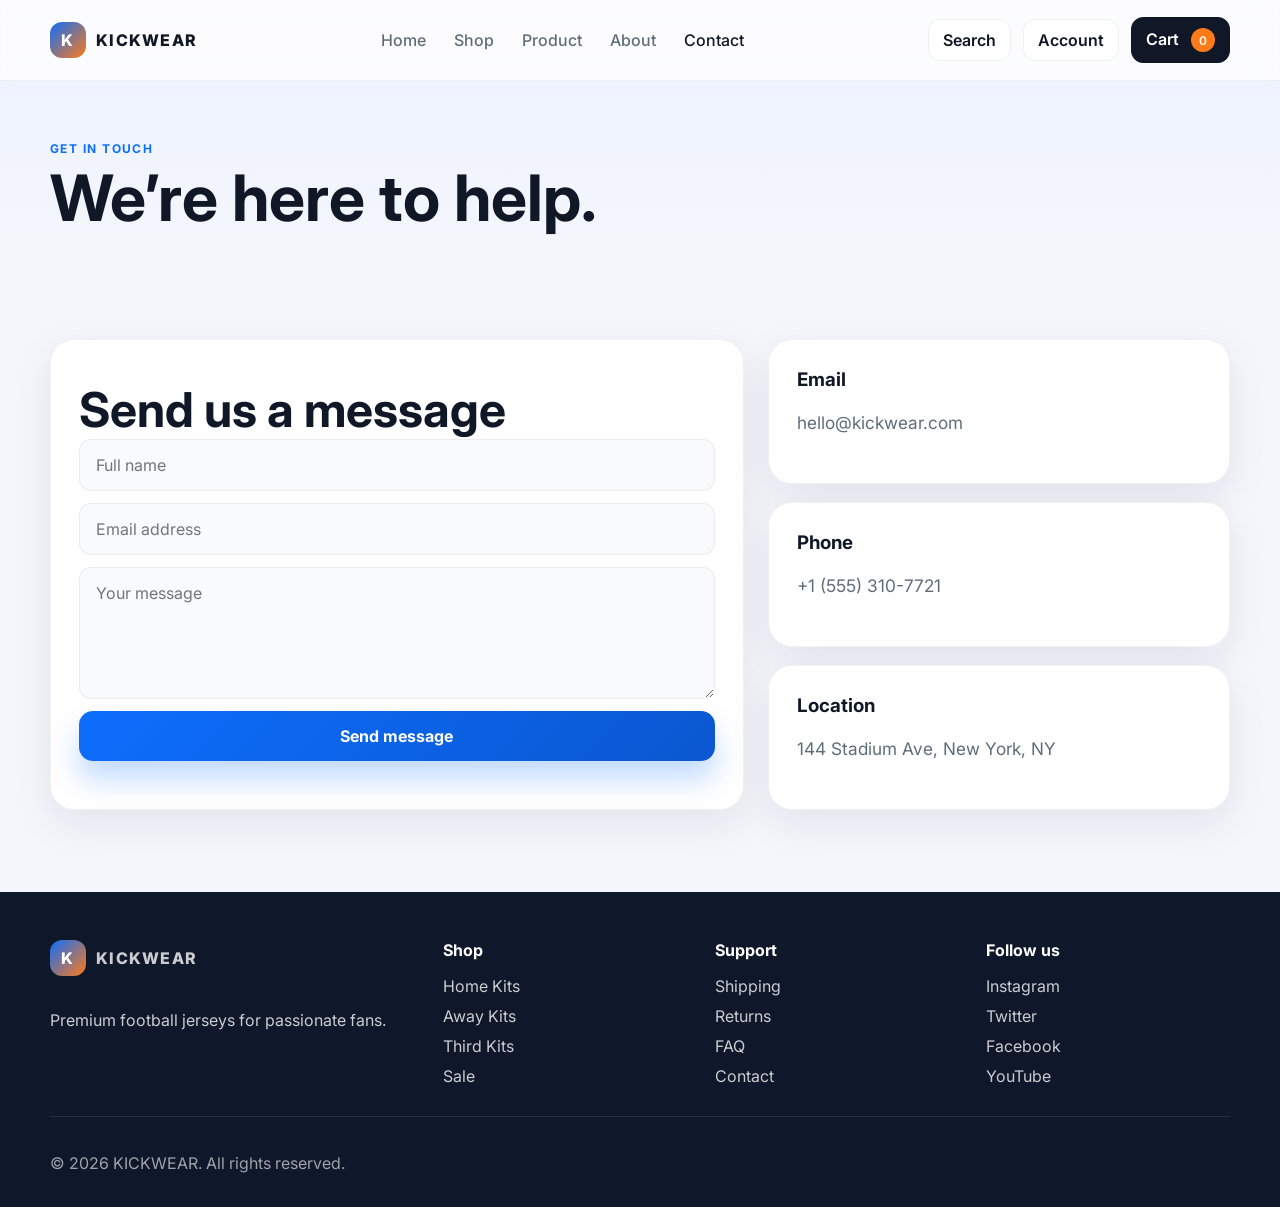
<file: contact.html>
<!DOCTYPE html>
<html lang="en">
  <head>
    <meta charset="UTF-8" />
    <meta name="viewport" content="width=device-width, initial-scale=1.0" />
    <title>Contact | KICKWEAR</title>
    <meta name="description" content="Contact KICKWEAR for orders, support, and jersey inquiries." />
    <link rel="preconnect" href="https://fonts.googleapis.com" />
    <link rel="preconnect" href="https://fonts.gstatic.com" crossorigin />
    <link href="https://fonts.googleapis.com/css2?family=Inter:wght@400;500;600;700;800&display=swap" rel="stylesheet" />
    <link rel="stylesheet" href="styles.css" />
  </head>
  <body>
    <header class="topbar">
      <div class="container nav">
        <a href="index.html" class="brand" aria-label="KICKWEAR home">
          <span class="brand-mark">K</span>
          <span>KICKWEAR</span>
        </a>

        <nav class="menu" aria-label="Main menu">
          <a href="index.html">Home</a>
          <a href="shop.html">Shop</a>
          <a href="product.html">Product</a>
          <a href="about.html">About</a>
          <a href="contact.html" class="active">Contact</a>
        </nav>

        <div class="nav-actions">
          <button class="icon-btn">Search</button>
          <button class="icon-btn">Account</button>
          <button class="cart-btn">Cart <span id="cart-count">0</span></button>
        </div>
      </div>
    </header>

    <main>
      <section class="page-hero compact-hero">
        <div class="container">
          <p class="eyebrow">Get in touch</p>
          <h1>We’re here to help.</h1>
        </div>
      </section>

      <section class="section">
        <div class="container contact-grid">
          <div class="contact-card">
            <h2>Send us a message</h2>
            <form class="contact-form">
              <input type="text" placeholder="Full name" />
              <input type="email" placeholder="Email address" />
              <textarea rows="5" placeholder="Your message"></textarea>
              <button type="submit" class="btn btn-primary">Send message</button>
            </form>
          </div>

          <div class="contact-info">
            <div class="info-box">
              <h3>Email</h3>
              <p>hello@kickwear.com</p>
            </div>
            <div class="info-box">
              <h3>Phone</h3>
              <p>+1 (555) 310-7721</p>
            </div>
            <div class="info-box">
              <h3>Location</h3>
              <p>144 Stadium Ave, New York, NY</p>
            </div>
          </div>
        </div>
      </section>
    </main>

    <footer class="site-footer">
      <div class="container footer-grid">
        <div>
          <div class="brand footer-brand">
            <span class="brand-mark">K</span>
            <span>KICKWEAR</span>
          </div>
          <p>Premium football jerseys for passionate fans.</p>
        </div>

        <div>
          <h4>Shop</h4>
          <ul>
            <li>Home Kits</li>
            <li>Away Kits</li>
            <li>Third Kits</li>
            <li>Sale</li>
          </ul>
        </div>

        <div>
          <h4>Support</h4>
          <ul>
            <li>Shipping</li>
            <li>Returns</li>
            <li>FAQ</li>
            <li>Contact</li>
          </ul>
        </div>

        <div>
          <h4>Follow us</h4>
          <ul>
            <li>Instagram</li>
            <li>Twitter</li>
            <li>Facebook</li>
            <li>YouTube</li>
          </ul>
        </div>
      </div>

      <div class="container footer-bottom">
        <p>© 2026 KICKWEAR. All rights reserved.</p>
      </div>
    </footer>

    <script src="script.js"></script>
  </body>
</html>
</file>
<file: styles.css>
:root {
  --bg: #f4f6fb;
  --card: #ffffff;
  --text: #101828;
  --muted: #5f6d7a;
  --primary: #0d6efd;
  --primary-dark: #0b57d0;
  --accent: #ff7a18;
  --border: rgba(16, 24, 40, 0.06);
  --shadow: 0 14px 40px rgba(15, 28, 59, 0.08);
}

* {
  box-sizing: border-box;
}

html {
  scroll-behavior: smooth;
}

body {
  margin: 0;
  font-family: "Inter", sans-serif;
  background: var(--bg);
  color: var(--text);
}

img {
  max-width: 100%;
  display: block;
}

a {
  text-decoration: none;
  color: inherit;
}

button, input, textarea, select {
  font: inherit;
}

.container {
  width: min(1180px, calc(100% - 32px));
  margin: 0 auto;
}

.topbar {
  position: sticky;
  top: 0;
  z-index: 10;
  backdrop-filter: blur(12px);
  background: rgba(255, 255, 255, 0.7);
  border-bottom: 1px solid var(--border);
}

.nav {
  display: flex;
  align-items: center;
  justify-content: space-between;
  min-height: 80px;
  gap: 18px;
}

.brand {
  display: inline-flex;
  align-items: center;
  gap: 10px;
  font-weight: 800;
  letter-spacing: 0.08em;
}

.brand-mark {
  width: 36px;
  height: 36px;
  border-radius: 12px;
  background: linear-gradient(135deg, var(--primary), var(--accent));
  color: white;
  display: grid;
  place-items: center;
}

.menu {
  display: flex;
  align-items: center;
  gap: 28px;
  color: var(--muted);
  font-weight: 500;
}

.menu a:hover,
.menu a.active {
  color: var(--text);
}

.nav-actions {
  display: flex;
  align-items: center;
  gap: 12px;
}

.icon-btn, .cart-btn {
  border: 1px solid var(--border);
  background: white;
  color: var(--text);
  padding: 10px 14px;
  border-radius: 12px;
  cursor: pointer;
  font-weight: 600;
}

.cart-btn {
  background: var(--text);
  color: white;
  border-color: var(--text);
}

.cart-btn span {
  display: inline-flex;
  min-width: 24px;
  height: 24px;
  padding: 0 6px;
  justify-content: center;
  align-items: center;
  border-radius: 999px;
  background: var(--accent);
  color: white;
  margin-left: 8px;
  font-size: 12px;
}

.hero,
.page-hero {
  padding: 50px 0 28px;
}

.hero-content {
  display: grid;
  grid-template-columns: 1.1fr 0.9fr;
  gap: 42px;
  align-items: center;
}

.page-hero {
  background: linear-gradient(180deg, #eef3ff, var(--bg));
}

.compact-hero {
  padding: 48px 0 10px;
}

.eyebrow {
  color: var(--primary);
  font-weight: 700;
  text-transform: uppercase;
  letter-spacing: 0.12em;
  font-size: 12px;
}

.eyebrow.dark {
  color: #7d8597;
}

.hero-text h1,
.page-hero h1 {
  font-size: clamp(2.8rem, 5vw, 5rem);
  line-height: 0.95;
  margin: 12px 0 18px;
}

.hero-text p,
.product-description,
.about-grid p,
.contact-info p,
.info-box p {
  color: var(--muted);
  font-size: 1.08rem;
  line-height: 1.7;
}

.hero-actions,
.details-actions {
  display: flex;
  align-items: center;
  gap: 16px;
  margin-top: 28px;
}

.btn {
  display: inline-flex;
  justify-content: center;
  align-items: center;
  border-radius: 14px;
  padding: 15px 24px;
  font-weight: 700;
  transition: all 0.2s ease;
  border: none;
  cursor: pointer;
}

.btn-primary {
  background: linear-gradient(135deg, var(--primary), var(--primary-dark));
  color: white;
  box-shadow: 0 18px 28px rgba(13, 110, 253, 0.25);
}

.btn-primary:hover {
  transform: translateY(-1px);
}

.btn-secondary {
  border: 1px solid var(--border);
  background: rgba(255,255,255,0.6);
  color: var(--text);
}

.hero-stats {
  display: flex;
  gap: 24px;
  margin-top: 34px;
  flex-wrap: wrap;
}

.hero-stats div {
  display: flex;
  flex-direction: column;
  gap: 6px;
}

.hero-stats strong {
  font-size: 1.5rem;
}

.hero-stats span {
  color: var(--muted);
}

.hero-visual {
  display: flex;
  justify-content: center;
}

.product-card.highlight {
  position: relative;
  width: min(480px, 100%);
  padding: 18px;
  border-radius: 28px;
  background: linear-gradient(180deg, #eef3ff, white);
  box-shadow: var(--shadow);
}

.card-badge {
  position: absolute;
  top: 22px;
  left: 22px;
  background: rgba(255,255,255,0.9);
  color: var(--text);
  padding: 8px 12px;
  border-radius: 999px;
  font-size: 0.72rem;
  font-weight: 700;
}

.product-card.highlight img {
  width: 100%;
  height: 520px;
  object-fit: cover;
  border-radius: 20px;
}

.card-info {
  display: flex;
  justify-content: space-between;
  align-items: center;
  padding: 16px 8px 6px;
}

.card-info h3 {
  margin: 0;
  font-size: 1.2rem;
}

.card-info p {
  margin: 0;
  font-size: 1.05rem;
  font-weight: 700;
  color: var(--primary);
}

.brands {
  background: #0f172a;
  color: rgba(255,255,255,0.8);
  padding: 18px 0;
}

.brands-row {
  display: grid;
  grid-template-columns: repeat(5, minmax(0,1fr));
  text-align: center;
  font-weight: 600;
  letter-spacing: 0.08em;
  text-transform: uppercase;
  font-size: 0.82rem;
}

.section {
  padding: 82px 0;
}

.section-heading {
  margin-bottom: 28px;
}

.section-heading h2,
.about-grid h2,
.contact-card h2 {
  margin: 12px 0 0;
  font-size: clamp(2rem, 4vw, 3rem);
}

.product-grid {
  display: grid;
  grid-template-columns: repeat(3, minmax(0, 1fr));
  gap: 26px;
}

.product-item {
  background: var(--card);
  border-radius: 22px;
  overflow: hidden;
  box-shadow: 0 14px 30px rgba(18, 28, 45, 0.05);
  border: 1px solid rgba(16,24,40,0.04);
}

.product-image img {
  height: 280px;
  width: 100%;
  object-fit: cover;
}

.product-meta {
  padding: 18px 18px 20px;
}

.product-meta h3 {
  margin: 0 0 4px;
  font-size: 1.2rem;
}

.product-meta p {
  margin: 0 0 16px;
  color: var(--muted);
}

.product-row {
  display: flex;
  justify-content: space-between;
  align-items: center;
  gap: 12px;
}

.price {
  font-weight: 800;
  color: var(--text);
  font-size: 1.2rem;
}

.big {
  font-size: 2rem;
}

.add-to-cart,
.filter-chip,
.option-pills button {
  border: none;
  background: #e8f1ff;
  color: var(--primary);
  font-weight: 700;
  border-radius: 10px;
  padding: 10px 14px;
  cursor: pointer;
}

.add-to-cart:hover,
.filter-chip:hover,
.option-pills button:hover {
  background: #dfeeff;
}

.promo-banner {
  padding: 0 0 24px;
}

.promo-inner {
  background: linear-gradient(135deg, #101828, #1d4ed8);
  border-radius: 24px;
  color: white;
  padding: 34px 40px;
  display: flex;
  align-items: center;
  justify-content: space-between;
  gap: 20px;
}

.promo-inner h2 {
  margin: 10px 0 0;
  font-size: clamp(1.8rem, 4vw, 2.8rem);
}

.features {
  display: grid;
  grid-template-columns: repeat(3, minmax(0, 1fr));
  gap: 24px;
}

.feature-box {
  background: white;
  border-radius: 22px;
  padding: 28px 22px;
  box-shadow: 0 12px 26px rgba(15, 23, 42, 0.04);
  border: 1px solid var(--border);
}

.feature-icon {
  display: inline-grid;
  place-items: center;
  width: 48px;
  height: 48px;
  border-radius: 14px;
  background: #edf2ff;
  font-size: 1.5rem;
}

.feature-box h3 {
  margin: 18px 0 10px;
}

.feature-box p {
  margin: 0;
  color: var(--muted);
  line-height: 1.7;
}

.newsletter {
  padding: 24px 0 80px;
}

.newsletter-box {
  background: white;
  border: 1px solid var(--border);
  border-radius: 24px;
  box-shadow: var(--shadow);
  display: flex;
  justify-content: space-between;
  align-items: center;
  gap: 20px;
  padding: 26px 32px;
}

.newsletter-box h2 {
  margin: 8px 0 0;
}

.subscribe-form,
.contact-form {
  display: flex;
  flex-direction: column;
  gap: 12px;
}

.subscribe-form {
  display: flex;
  flex-direction: row;
  align-items: center;
  justify-content: flex-end;
  flex: 1;
}

.subscribe-form input,
.contact-form input,
.contact-form textarea {
  width: min(420px, 100%);
  border: 1px solid var(--border);
  border-radius: 12px;
  padding: 15px 16px;
  background: #f8fafc;
}

.contact-form input,
.contact-form textarea {
  width: 100%;
}

.site-footer {
  background: #0f172a;
  color: rgba(255,255,255,0.78);
  padding: 48px 0 18px;
}

.footer-grid {
  display: grid;
  grid-template-columns: 1.5fr 1fr 1fr 1fr;
  gap: 28px;
}

.footer-brand {
  margin-bottom: 18px;
}

.footer-grid h4 {
  margin: 0 0 16px;
  color: white;
}

.footer-grid ul {
  list-style: none;
  padding: 0;
  margin: 0;
  display: grid;
  gap: 10px;
}

.footer-bottom {
  border-top: 1px solid rgba(255,255,255,0.1);
  margin-top: 30px;
  padding-top: 20px;
  color: rgba(255,255,255,0.6);
}

.toolbar {
  display: flex;
  justify-content: space-between;
  align-items: center;
  gap: 16px;
  margin-bottom: 24px;
}

.filter-group {
  display: flex;
  gap: 12px;
  flex-wrap: wrap;
}

.filter-chip {
  background: white;
  border: 1px solid var(--border);
  color: var(--muted);
}

.filter-chip.active {
  background: #dfeeff;
  color: var(--primary);
}

.sort-box {
  display: flex;
  align-items: center;
  gap: 10px;
  color: var(--muted);
}

.sort-box select {
  border: 1px solid var(--border);
  background: white;
  border-radius: 12px;
  padding: 10px 12px;
}

.product-layout {
  display: grid;
  grid-template-columns: 1.1fr 0.9fr;
  gap: 42px;
  align-items: start;
}

.product-gallery {
  display: flex;
  flex-direction: column;
  gap: 16px;
}

.main-image {
  width: 100%;
  height: 620px;
  object-fit: cover;
  border-radius: 24px;
  box-shadow: var(--shadow);
}

.thumbs {
  display: grid;
  grid-template-columns: repeat(3, minmax(0, 1fr));
  gap: 12px;
}

.thumbs img {
  width: 100%;
  height: 120px;
  object-fit: cover;
  border-radius: 16px;
}

.product-details h1 {
  font-size: clamp(2.2rem, 4vw, 3.5rem);
  margin: 10px 0;
}

.rating-line {
  display: flex;
  align-items: center;
  gap: 12px;
  color: #f6b511;
  font-weight: 700;
}

.rating-line a {
  color: var(--primary);
  font-weight: 600;
}

.price-row {
  display: flex;
  align-items: center;
  gap: 16px;
  margin: 20px 0;
}

.sale-tag {
  background: #e8f7ee;
  color: #0f8a55;
  padding: 8px 12px;
  border-radius: 999px;
  font-weight: 700;
}

.options {
  display: grid;
  gap: 20px;
  margin-top: 28px;
}

.options label {
  display: block;
  margin-bottom: 10px;
  font-weight: 700;
}

.option-pills {
  display: flex;
  gap: 10px;
  flex-wrap: wrap;
}

.option-pills button {
  background: white;
  border: 1px solid var(--border);
  color: var(--text);
}

.option-pills button.selected {
  background: var(--primary);
  color: white;
  border-color: var(--primary);
}

.feature-list {
  list-style: none;
  padding: 0;
  margin: 28px 0 0;
  display: grid;
  gap: 12px;
  color: var(--muted);
}

.feature-list li::before {
  content: "✓";
  color: var(--primary);
  margin-right: 10px;
  font-weight: 700;
}

.light-section {
  background: #eef3ff;
}

.about-grid {
  display: grid;
  grid-template-columns: 1fr 1fr;
  gap: 32px;
  align-items: center;
}

.about-image {
  width: 100%;
  height: 500px;
  object-fit: cover;
  border-radius: 24px;
  box-shadow: var(--shadow);
}

.contact-grid {
  display: grid;
  grid-template-columns: 1.2fr 0.8fr;
  gap: 24px;
}

.contact-card,
.contact-info .info-box {
  background: white;
  border: 1px solid var(--border);
  border-radius: 24px;
  padding: 28px;
  box-shadow: var(--shadow);
}

.contact-info {
  display: grid;
  gap: 18px;
}

.info-box h3 {
  margin: 0 0 8px;
}

@media (max-width: 980px) {
  .nav {
    flex-wrap: wrap;
    padding: 18px 0;
  }

  .menu {
    width: 100%;
    justify-content: center;
    order: 3;
    flex-wrap: wrap;
  }

  .hero-content,
  .product-grid,
  .features,
  .footer-grid,
  .newsletter-box,
  .about-grid,
  .contact-grid,
  .product-layout {
    grid-template-columns: 1fr;
    display: grid;
  }

  .newsletter-box {
    justify-content: stretch;
  }

  .subscribe-form {
    justify-content: stretch;
    flex-direction: column;
    width: 100%;
  }

  .subscribe-form input,
  .subscribe-form button {
    width: 100%;
  }

  .promo-inner,
  .toolbar {
    flex-direction: column;
    align-items: flex-start;
  }
}

@media (max-width: 640px) {
  .hero-text h1,
  .page-hero h1 {
    font-size: 2.6rem;
  }

  .product-grid {
    grid-template-columns: 1fr;
  }

  .brands-row {
    grid-template-columns: repeat(2, minmax(0,1fr));
    row-gap: 14px;
  }

  .nav-actions {
    width: 100%;
    justify-content: space-between;
  }

  .icon-btn, .cart-btn {
    flex: 1;
  }
}
</file>
